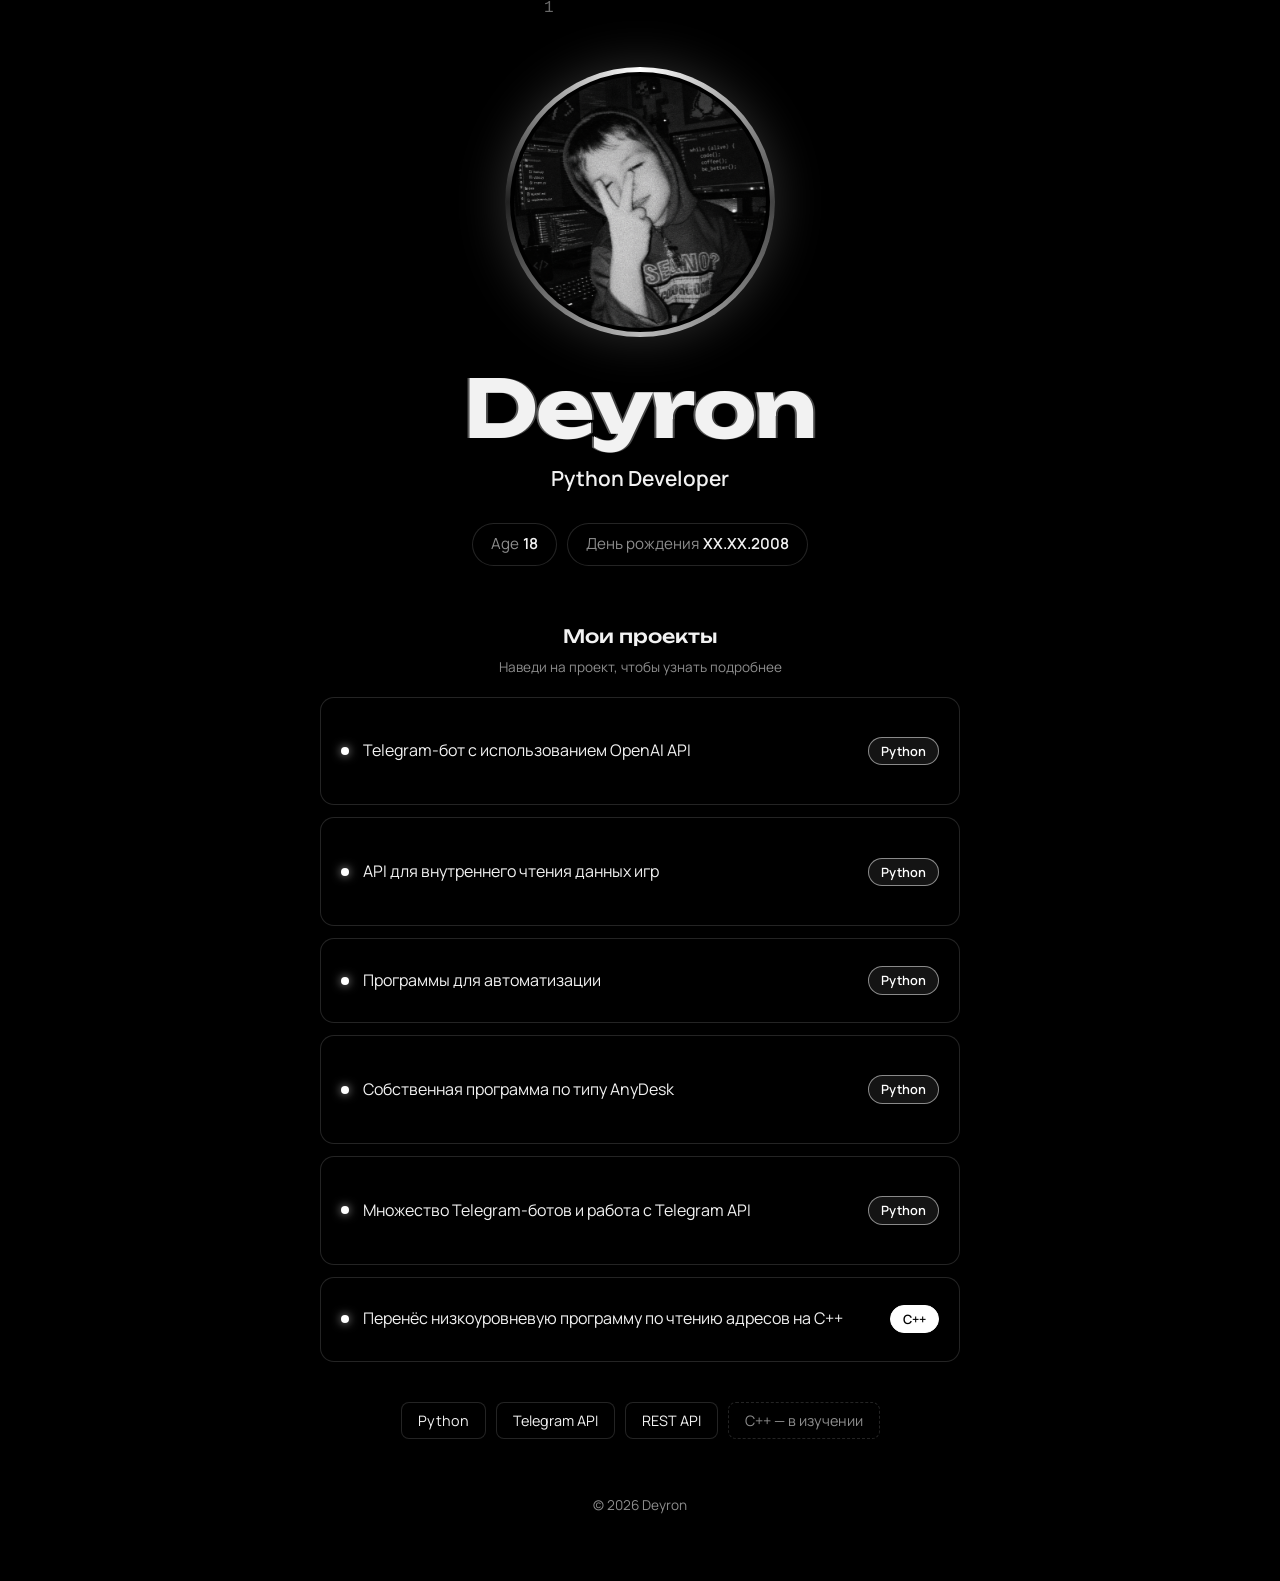
<file: index.html>
<!DOCTYPE html>
<html lang="ru">
<head>
<meta charset="UTF-8">
<meta name="viewport" content="width=device-width, initial-scale=1">
<title>Deyron — Python Developer</title>
<meta name="description" content="Deyron, 18 лет. Python Developer. Telegram-боты, API, автоматизация.">
<meta name="theme-color" content="#000000">
<link rel="preconnect" href="https://fonts.googleapis.com">
<link rel="preconnect" href="https://fonts.gstatic.com" crossorigin>
<link href="https://fonts.googleapis.com/css2?family=Unbounded:wght@500;700&family=Manrope:wght@400;500;600&display=swap" rel="stylesheet">
<style>
  :root {
    --bg: #000;
    --text: #f2f2f2;
    --muted: #8d8d8d;
    --line: rgba(255, 255, 255, .14);
  }
  * { box-sizing: border-box; margin: 0; padding: 0; }
  html { color-scheme: dark; background: #000; }
  body {
    min-height: 100vh;
    background: var(--bg);
    color: var(--text);
    font-family: "Manrope", system-ui, sans-serif;
    line-height: 1.6;
    -webkit-font-smoothing: antialiased;
    overflow-x: hidden;
  }

  /* ---------- Background: code rain on pure black ---------- */
  #bg {
    position: fixed; inset: 0; width: 100%; height: 100%;
    z-index: 0; background: #000; opacity: .65;
  }
  /* soft dark vignette so text stays readable in the middle */
  .shade {
    position: fixed; inset: 0; z-index: 0; pointer-events: none;
    background: radial-gradient(ellipse at 50% 45%, rgba(0, 0, 0, .75) 0%, rgba(0, 0, 0, .35) 60%, rgba(0, 0, 0, 0) 100%);
  }

  /* ---------- Layout ---------- */
  main {
    position: relative; z-index: 1;
    min-height: 100vh;
    display: flex; flex-direction: column; align-items: center;
    padding: clamp(40px, 8vh, 96px) 20px 64px;
  }

  /* ---------- Photo ---------- */
  .photo {
    position: relative;
    width: clamp(180px, 42vw, 260px);
    aspect-ratio: 1;
    border-radius: 50%;
    animation: rise .9s cubic-bezier(.2, .8, .2, 1) both;
  }
  .photo::before {
    content: ""; position: absolute; inset: -5px; border-radius: 50%;
    background: conic-gradient(from 0deg, #fff, #444, #bbb, #222, #fff);
    animation: spin 8s linear infinite;
    box-shadow: 0 0 50px rgba(255, 255, 255, .18);
  }
  .photo .frame {
    position: absolute; inset: 0; border-radius: 50%;
    background: #000; padding: 4px; z-index: 1;
  }
  .photo img {
    width: 100%; height: 100%; object-fit: cover; border-radius: 50%; display: block;
    background: #0a0a0a;
  }
  @keyframes spin { to { transform: rotate(360deg); } }
  @keyframes rise { from { opacity: 0; transform: translateY(24px) scale(.96); } to { opacity: 1; transform: none; } }

  /* ---------- Name ---------- */
  h1 {
    margin-top: 36px;
    font-family: "Unbounded", sans-serif;
    font-weight: 700;
    font-size: clamp(2.6rem, 11vw, 5rem);
    letter-spacing: -.02em;
    line-height: 1;
    position: relative;
    animation: rise .9s .1s cubic-bezier(.2, .8, .2, 1) both;
  }
  h1::before, h1::after {
    content: attr(data-text);
    position: absolute; inset: 0;
    pointer-events: none;
  }
  h1::before { color: #fff; transform: translate(-2px, 0); opacity: .35; animation: glitchA 6s infinite; }
  h1::after  { color: #888; transform: translate(2px, 0); opacity: .5; animation: glitchB 6s infinite; }
  h1 span { position: relative; z-index: 1; }
  @keyframes glitchA {
    0%, 92%, 100% { transform: translate(-2px, 0); clip-path: inset(0); }
    93% { transform: translate(-7px, 0); clip-path: inset(10% 0 55% 0); }
    95% { transform: translate(5px, 0);  clip-path: inset(60% 0 8% 0); }
    97% { transform: translate(-3px, 0); clip-path: inset(30% 0 40% 0); }
  }
  @keyframes glitchB {
    0%, 92%, 100% { transform: translate(2px, 0); clip-path: inset(0); }
    93% { transform: translate(7px, 0);  clip-path: inset(50% 0 15% 0); }
    95% { transform: translate(-5px, 0); clip-path: inset(5% 0 65% 0); }
    97% { transform: translate(3px, 0);  clip-path: inset(40% 0 30% 0); }
  }

  .role {
    margin-top: 14px;
    font-size: clamp(1.05rem, 3.6vw, 1.3rem);
    font-weight: 600;
    text-align: center;
    animation: rise .9s .2s cubic-bezier(.2, .8, .2, 1) both;
  }

  /* ---------- Facts ---------- */
  .facts {
    margin-top: 28px;
    display: flex; flex-wrap: wrap; justify-content: center; gap: 10px;
    animation: rise .9s .3s cubic-bezier(.2, .8, .2, 1) both;
  }
  .fact {
    padding: 8px 18px;
    border: 1px solid var(--line);
    border-radius: 999px;
    background: rgba(0, 0, 0, .6);
    backdrop-filter: blur(8px);
    font-size: .95rem;
    color: var(--muted);
  }
  .fact b { color: var(--text); font-weight: 600; margin-left: 4px; }

  /* ---------- Projects (flip cards) ---------- */
  .projects {
    width: min(640px, 100%);
    margin-top: 56px;
    animation: rise .9s .4s cubic-bezier(.2, .8, .2, 1) both;
  }
  .projects h2 {
    font-family: "Unbounded", sans-serif;
    font-weight: 500;
    font-size: 1.15rem;
    margin-bottom: 6px;
    text-align: center;
  }
  .hint { text-align: center; color: var(--muted); font-size: .85rem; margin-bottom: 18px; }
  .projects ul { list-style: none; display: grid; gap: 12px; perspective: 1200px; }

  .project {
    position: relative;
    display: grid;
    transform-style: preserve-3d;
    transition: transform .7s cubic-bezier(.3, .9, .3, 1);
    outline: none;
    cursor: pointer;
  }
  .face {
    grid-area: 1 / 1;
    display: flex; align-items: center; gap: 14px;
    padding: 18px 20px;
    border: 1px solid var(--line);
    border-radius: 14px;
    background: rgba(0, 0, 0, .82);
    backdrop-filter: blur(10px);
    backface-visibility: hidden;
    -webkit-backface-visibility: hidden;
  }
  .face.back {
    transform: rotateX(180deg);
    border-color: rgba(255, 255, 255, .5);
    background: rgba(18, 18, 18, .95);
    box-shadow: 0 0 28px rgba(255, 255, 255, .1);
    font-size: .95rem;
    color: #e4e4e4;
    line-height: 1.55;
  }
  .face .dot {
    flex: none; width: 8px; height: 8px; border-radius: 50%;
    background: #fff; box-shadow: 0 0 10px rgba(255, 255, 255, .7);
  }
  .face .name { flex: 1; }

  .lang {
    flex: none;
    padding: 3px 12px;
    border-radius: 999px;
    font-size: .8rem; font-weight: 600;
    border: 1px solid;
  }
  .lang.py  { color: #fff; border-color: rgba(255, 255, 255, .5); background: rgba(255, 255, 255, .08); }
  .lang.cpp { color: #000; border-color: #fff; background: #fff; }

  @media (hover: hover) {
    .project:hover { transform: rotateX(180deg); }
  }
  .project.flipped, .project:focus-visible { transform: rotateX(180deg); }
  .project:focus-visible .face.back { outline: 2px solid #fff; outline-offset: 2px; }

  /* ---------- Stack ---------- */
  .stack {
    margin-top: 40px;
    display: flex; flex-wrap: wrap; justify-content: center; gap: 10px;
    animation: rise .9s .5s cubic-bezier(.2, .8, .2, 1) both;
  }
  .tag {
    padding: 6px 16px; border-radius: 8px;
    border: 1px solid var(--line);
    background: rgba(0, 0, 0, .6);
    font-size: .9rem; color: var(--text);
  }
  .tag.learn { color: var(--muted); border-style: dashed; }

  footer { margin-top: 56px; font-size: .85rem; color: var(--muted); text-align: center; }

  /* Only the decorative text effects respect "reduce motion".
     The background animation always runs. */
  @media (prefers-reduced-motion: reduce) {
    h1::before, h1::after { animation: none; }
  }
</style>
</head>
<body>

<canvas id="bg" aria-hidden="true"></canvas>
<div class="shade" aria-hidden="true"></div>

<main>
  <div class="photo">
    <div class="frame">
      <img src="img.png" alt="Фото Deyron" width="260" height="260">
    </div>
  </div>

  <h1 data-text="Deyron"><span>Deyron</span></h1>
  <p class="role">Python Developer</p>

  <div class="facts">
    <div class="fact">Age<b>18</b></div>
    <div class="fact">День рождения<b>XX.XX.2008</b></div>
  </div>

  <section class="projects">
    <h2>Мои проекты</h2>
    <p class="hint">Наведи на проект, чтобы узнать подробнее</p>
    <ul>
      <li class="project" tabindex="0">
        <div class="face front"><span class="dot"></span><span class="name">Telegram-бот с использованием OpenAI API</span><span class="lang py">Python</span></div>
        <div class="face back">Telegram-бот — программа, которая живёт в мессенджере и отвечает на сообщения и команды. Мой бот подключён к OpenAI API: он отправляет запрос нейросети и присылает ответ прямо в чат.</div>
      </li>
      <li class="project" tabindex="0">
        <div class="face front"><span class="dot"></span><span class="name">API для внутреннего чтения данных игр</span><span class="lang py">Python</span></div>
        <div class="face back">API — это «окно», через которое одна программа запрашивает данные у другой. Мой API читает внутренние данные игр и отдаёт их в удобном виде. Это нужно для быстрого реагирования на изменения адреса.</div>
      </li>
      <li class="project" tabindex="0">
        <div class="face front"><span class="dot"></span><span class="name">Программы для автоматизации</span><span class="lang py">Python</span></div>
        <div class="face back">Скрипты и утилиты, которые берут на себя рутину: повторяющиеся действия выполняются сами, а время экономится.</div>
      </li>
      <li class="project" tabindex="0">
        <div class="face front"><span class="dot"></span><span class="name">Собственная программа по типу AnyDesk</span><span class="lang py">Python</span></div>
        <div class="face back">Программа удалённого доступа: позволяет подключиться к другому компьютеру, видеть его экран и управлять им на расстоянии. Моя версия написана с нуля.</div>
      </li>
      <li class="project" tabindex="0">
        <div class="face front"><span class="dot"></span><span class="name">Множество Telegram-ботов и работа с Telegram API</span><span class="lang py">Python</span></div>
        <div class="face back">Telegram API — набор методов, через которые бот получает сообщения и действует: отправляет текст и файлы, делает кнопки и меню, работает в чатах и каналах.</div>
      </li>
      <li class="project" tabindex="0">
        <div class="face front"><span class="dot"></span><span class="name">Перенёс низкоуровневую программу по чтению адресов на C++</span><span class="lang cpp">C++</span></div>
        <div class="face back">Низкоуровневая программа работает близко к системе и читает данные по адресам. Я перенёс её на C++: он быстрее и даёт прямой доступ к памяти.</div>
      </li>
    </ul>
  </section>

  <div class="stack">
    <span class="tag">Python</span>
    <span class="tag">Telegram API</span>
    <span class="tag">REST API</span>
    <span class="tag learn">C++ — в изучении</span>
  </div>

  <footer>© 2026 Deyron</footer>
</main>

<script>
(function () {
  /* ---- Flip on tap (touch devices) / Enter ---- */
  const cards = document.querySelectorAll('.project');
  cards.forEach(c => {
    c.addEventListener('click', () => {
      if (matchMedia('(hover: hover)').matches) return;
      const was = c.classList.contains('flipped');
      cards.forEach(x => x.classList.remove('flipped'));
      if (!was) c.classList.add('flipped');
    });
    c.addEventListener('keydown', e => {
      if (e.key === 'Enter' || e.key === ' ') { e.preventDefault(); c.classList.toggle('flipped'); }
    });
  });

  /* ---- Background: falling code + shooting stars (black & white) ---- */
  const canvas = document.getElementById('bg');
  const ctx = canvas.getContext('2d');
  const CHARS = '01010101{}[]()<>;=+-*/#$&|!?:_def class import return 0x'.replace(/ /g, '').split('');
  const FS = 16;
  let w, h, cols, pos, spd, last, stars = [];

  function resize() {
    const dpr = Math.min(devicePixelRatio || 1, 2);
    w = innerWidth; h = innerHeight;
    canvas.width = w * dpr; canvas.height = h * dpr;
    ctx.setTransform(dpr, 0, 0, dpr, 0, 0);
    ctx.fillStyle = '#000'; ctx.fillRect(0, 0, w, h);
    cols = Math.ceil(w / FS);
    pos  = Array.from({ length: cols }, () => -Math.random() * (h / FS));
    spd  = Array.from({ length: cols }, () => .35 + Math.random() * .8);
    last = pos.map(Math.floor);
    ctx.font = FS + 'px "Courier New", monospace';
    ctx.textBaseline = 'top';
  }

  function spawnStar() {
    const fromLeft = Math.random() < .5;
    stars.push({
      x: fromLeft ? Math.random() * w * .6 : w * (.4 + Math.random() * .6),
      y: -10,
      vx: (fromLeft ? 1 : -1) * (5 + Math.random() * 5),
      vy: 6 + Math.random() * 5
    });
  }

  function tick() {
    // fade previous frame -> glowing trails
    ctx.fillStyle = 'rgba(0, 0, 0, .09)';
    ctx.fillRect(0, 0, w, h);

    // code rain
    for (let i = 0; i < cols; i++) {
      pos[i] += spd[i];
      const row = Math.floor(pos[i]);
      if (row !== last[i] && row >= 0) {
        const x = i * FS, y = row * FS;
        ctx.fillStyle = '#fff';
        ctx.fillText(CHARS[(Math.random() * CHARS.length) | 0], x, y);
        last[i] = row;
      }
      if (pos[i] * FS > h && Math.random() > .975) {
        pos[i] = -Math.random() * 20;
        spd[i] = .35 + Math.random() * .8;
      }
    }

    // shooting stars
    if (Math.random() < .02 && stars.length < 3) spawnStar();
    for (let i = stars.length - 1; i >= 0; i--) {
      const s = stars[i];
      ctx.strokeStyle = '#fff';
      ctx.lineWidth = 2;
      ctx.beginPath();
      ctx.moveTo(s.x, s.y);
      ctx.lineTo(s.x + s.vx, s.y + s.vy);
      ctx.stroke();
      s.x += s.vx; s.y += s.vy;
      if (s.y > h + 20 || s.x < -20 || s.x > w + 20) stars.splice(i, 1);
    }
  }

  function loop(ms) {
    if (!last || ms - (loop.t || 0) > 40) { loop.t = ms; tick(); }
    requestAnimationFrame(loop);
  }

  addEventListener('resize', resize);
  resize();
  requestAnimationFrame(loop);
})();
</script>
</body>
</html>
</file>
